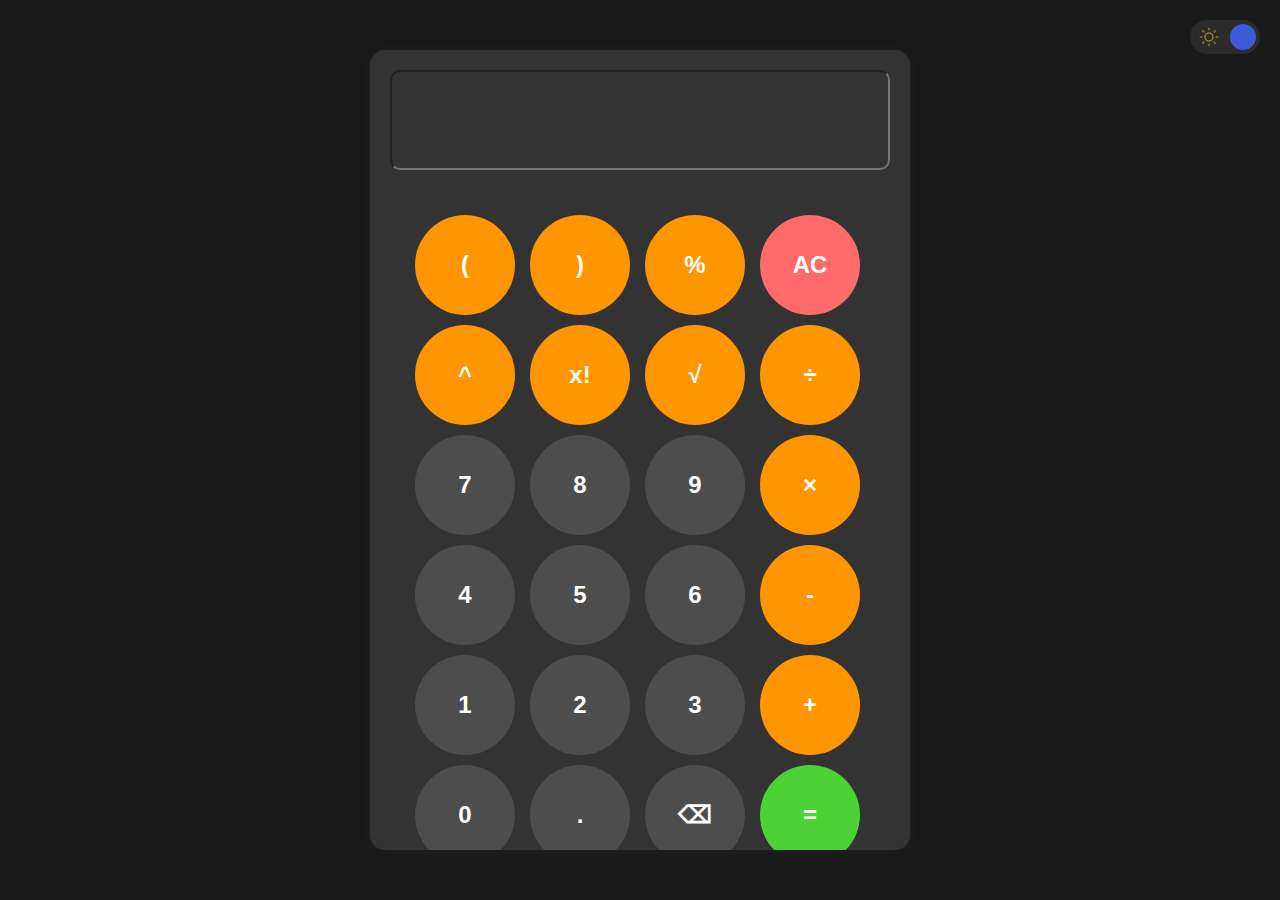
<file: Calculator-1/index.html>
<!DOCTYPE html>
<html lang="en">
  <head>
    <meta charset="UTF-8" />
    <meta name="viewport" content="width=device-width, initial-scale=1.0" />
    <title>Calculator-App</title>
    <link rel="stylesheet" href="style.css" />
  </head>
  <body>
    <div class="theme-switch-wrapper">
      <label class="theme-switch" for="checkbox">
        <input type="checkbox" id="checkbox" />
        <div class="slider round">
          <svg
            class="icon-sun"
            xmlns="http://www.w3.org/2000/svg"
            width="24"
            height="24"
            viewBox="0 0 24 24"
            fill="none"
            stroke="currentColor"
            stroke-width="2"
            stroke-linecap="round"
            stroke-linejoin="round"
          >
            <circle cx="12" cy="12" r="5"></circle>
            <line x1="12" y1="1" x2="12" y2="3"></line>
            <line x1="12" y1="21" x2="12" y2="23"></line>
            <line x1="4.22" y1="4.22" x2="5.64" y2="5.64"></line>
            <line x1="18.36" y1="18.36" x2="19.78" y2="19.78"></line>
            <line x1="1" y1="12" x2="3" y2="12"></line>
            <line x1="21" y1="12" x2="23" y2="12"></line>
            <line x1="4.22" y1="19.78" x2="5.64" y2="18.36"></line>
            <line x1="18.36" y1="5.64" x2="19.78" y2="4.22"></line>
          </svg>

          <svg
            class="icon-moon"
            xmlns="http://www.w3.org/2000/svg"
            width="24"
            height="24"
            viewBox="0 0 24 24"
            fill="none"
            stroke="currentColor"
            stroke-width="2"
            stroke-linecap="round"
            stroke-linejoin="round"
          >
            <path d="M21 12.79A9 9 0 1 1 11.21 3 7 7 0 0 0 21 12.79z"></path>
          </svg>
        </div>
      </label>
    </div>
    <div id="calculator-app">
      <input id="display" readonly />
      <div id="keys">
    <button onclick="appendToDisplay('(')" class="operator-btn">(</button>
    <button onclick="appendToDisplay(')')" class="operator-btn">)</button>
    <button onclick="appendToDisplay('%')" class="operator-btn">%</button>
    <button onclick="clearDisplay()" class="operator-btn" style="background-color: #ff6b6b;">AC</button>

    <button onclick="appendToDisplay('^')" class="operator-btn">^</button>
    <button onclick="appendToDisplay('!')" class="operator-btn">x!</button>
    <button onclick="appendToDisplay('√(')" class="operator-btn">√</button>
    <button onclick="appendToDisplay('/')" class="operator-btn">÷</button>

    <button onclick="appendToDisplay('7')">7</button>
    <button onclick="appendToDisplay('8')">8</button>
    <button onclick="appendToDisplay('9')">9</button>
    <button onclick="appendToDisplay('*')" class="operator-btn">×</button>

    <button onclick="appendToDisplay('4')">4</button>
    <button onclick="appendToDisplay('5')">5</button>
    <button onclick="appendToDisplay('6')">6</button>
    <button onclick="appendToDisplay('-')" class="operator-btn">-</button>

    <button onclick="appendToDisplay('1')">1</button>
    <button onclick="appendToDisplay('2')">2</button>
    <button onclick="appendToDisplay('3')">3</button>
    <button onclick="appendToDisplay('+')" class="operator-btn">+</button>

    <button onclick="appendToDisplay('0')">0</button>
    <button onclick="appendToDisplay('.')">.</button>
    <button onclick="deleteLast()">⌫</button>
    <button onclick="calculate()" class="operator-btn" style="background-color: #4cd137;">=</button>
    </div>
      </div>
    </div>

    <script src="app.js" defer></script>
  </body>
</html>
</file>
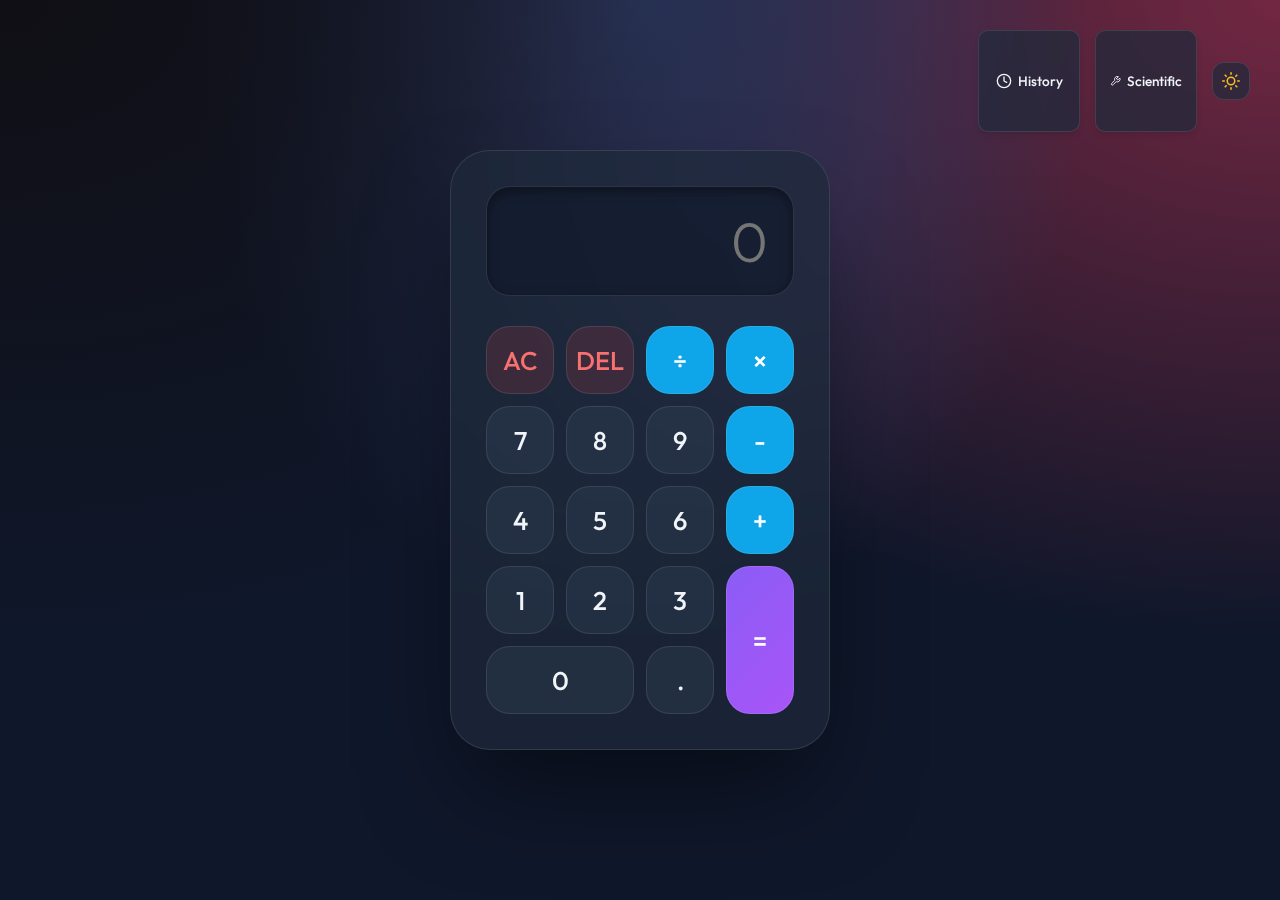
<file: Calculator-2/index.html>
<!DOCTYPE html>
<html lang="en">

<head>
    <meta charset="UTF-8">
    <meta name="viewport" content="width=device-width, initial-scale=1.0">
    <title>Calculator App</title>
    <link rel="stylesheet" href="style.css">
</head>

<body>

    <div class="controls">
        <button id="history-toggle" onclick="toggleHistory()">
            <svg xmlns="http://www.w3.org/2000/svg" width="20" height="20" viewBox="0 0 24 24" fill="none"
                stroke="currentColor" stroke-width="2" stroke-linecap="round" stroke-linejoin="round">
                <circle cx="12" cy="12" r="10"></circle>
                <polyline points="12 6 12 12 16 14"></polyline>
            </svg>
            History
        </button>
        <button id="sci-toggle" onclick="toggleScientificMode()">
            <svg xmlns="http://www.w3.org/2000/svg" width="20" height="20" viewBox="0 0 24 24" fill="none"
                stroke="currentColor" stroke-width="2" stroke-linecap="round" stroke-linejoin="round">
                <path
                    d="M14.7 6.3a1 1 0 0 0 0 1.4l1.6 1.6a1 1 0 0 0 1.4 0l3.77-3.77a6 6 0 0 1-7.94 7.94l-6.91 6.91a2.12 2.12 0 0 1-3-3l6.91-6.91a6 6 0 0 1 7.94-7.94l-3.76 3.76z">
                </path>
            </svg>
            Scientific
        </button>
        <div class="theme-switch-wrapper">
            <label class="theme-switch" for="checkbox">
                <input type="checkbox" id="checkbox" />
                <div class="slider round">
                    <svg class="icon-sun" xmlns="http://www.w3.org/2000/svg" width="24" height="24" viewBox="0 0 24 24"
                        fill="none" stroke="currentColor" stroke-width="2" stroke-linecap="round"
                        stroke-linejoin="round">
                        <circle cx="12" cy="12" r="5"></circle>
                        <line x1="12" y1="1" x2="12" y2="3"></line>
                        <line x1="12" y1="21" x2="12" y2="23"></line>
                        <line x1="4.22" y1="4.22" x2="5.64" y2="5.64"></line>
                        <line x1="18.36" y1="18.36" x2="19.78" y2="19.78"></line>
                        <line x1="1" y1="12" x2="3" y2="12"></line>
                        <line x1="21" y1="12" x2="23" y2="12"></line>
                        <line x1="4.22" y1="19.78" x2="5.64" y2="18.36"></line>
                        <line x1="18.36" y1="5.64" x2="19.78" y2="4.22"></line>
                    </svg>
                    <svg class="icon-moon" xmlns="http://www.w3.org/2000/svg" width="24" height="24" viewBox="0 0 24 24"
                        fill="none" stroke="currentColor" stroke-width="2" stroke-linecap="round"
                        stroke-linejoin="round">
                        <path d="M21 12.79A9 9 0 1 1 11.21 3 7 7 0 0 0 21 12.79z"></path>
                    </svg>
                </div>
            </label>
        </div>
    </div>

    <div id="calculator-app">
        <input id="display" readonly placeholder="0" />

        <div id="history-panel">
            <div class="history-header">
                <h2>History</h2>
                <button onclick="clearHistory()" class="clear-hist-btn">Clear All</button>
            </div>
            <ul id="history-list">
                <!-- History items will be injected here -->
            </ul>
        </div>

        <div id="keys">
            <div id="science">
                <button onclick="appendToDisplay('sin(')" class="sci-btn">sin</button>
                <button onclick="appendToDisplay('cos(')" class="sci-btn">cos</button>
                <button onclick="appendToDisplay('tan(')" class="sci-btn">tan</button>
                <button onclick="appendToDisplay('log(')" class="sci-btn">log</button>
                <button onclick="appendToDisplay('ln(')" class="sci-btn">ln</button>
                <button onclick="appendToDisplay('^')" class="sci-btn">xʸ</button>
                <button onclick="appendToDisplay('√(')" class="sci-btn">√</button>
                <button onclick="appendToDisplay('!')" class="sci-btn">x!</button>
                <button onclick="appendToDisplay('(')" class="sci-btn">(</button>
                <button onclick="appendToDisplay(')')" class="sci-btn">)</button>
                <button onclick="appendToDisplay('π')" class="sci-btn">π</button>
                <button onclick="appendToDisplay('e')" class="sci-btn">e</button>
            </div>

            <div class="main-pad">
                <!-- Row 1 -->
                <button onclick="clearDisplay()" class="operator-btn">AC</button>
                <button onclick="deleteLast()" class="operator-btn">DEL</button>
                <button onclick="appendToDisplay('/')" class="operator-btn">÷</button>
                <button onclick="appendToDisplay('*')" class="operator-btn">×</button>

                <!-- Row 2 -->
                <button onclick="appendToDisplay('7')">7</button>
                <button onclick="appendToDisplay('8')">8</button>
                <button onclick="appendToDisplay('9')">9</button>
                <button onclick="appendToDisplay('-')" class="operator-btn">-</button>

                <!-- Row 3 -->
                <button onclick="appendToDisplay('4')">4</button>
                <button onclick="appendToDisplay('5')">5</button>
                <button onclick="appendToDisplay('6')">6</button>
                <button onclick="appendToDisplay('+')" class="operator-btn">+</button>

                <!-- Row 4 -->
                <button onclick="appendToDisplay('1')">1</button>
                <button onclick="appendToDisplay('2')">2</button>
                <button onclick="appendToDisplay('3')">3</button>
                <button onclick="calculate()" class="btn-equal">=</button>

                <!-- Row 5 -->
                <button onclick="appendToDisplay('0')" class="btn-zero">0</button>
                <button onclick="appendToDisplay('.')">.</button>
            </div>
        </div>
    </div>

    <script src="app.js"></script>
</body>

</html>
</file>
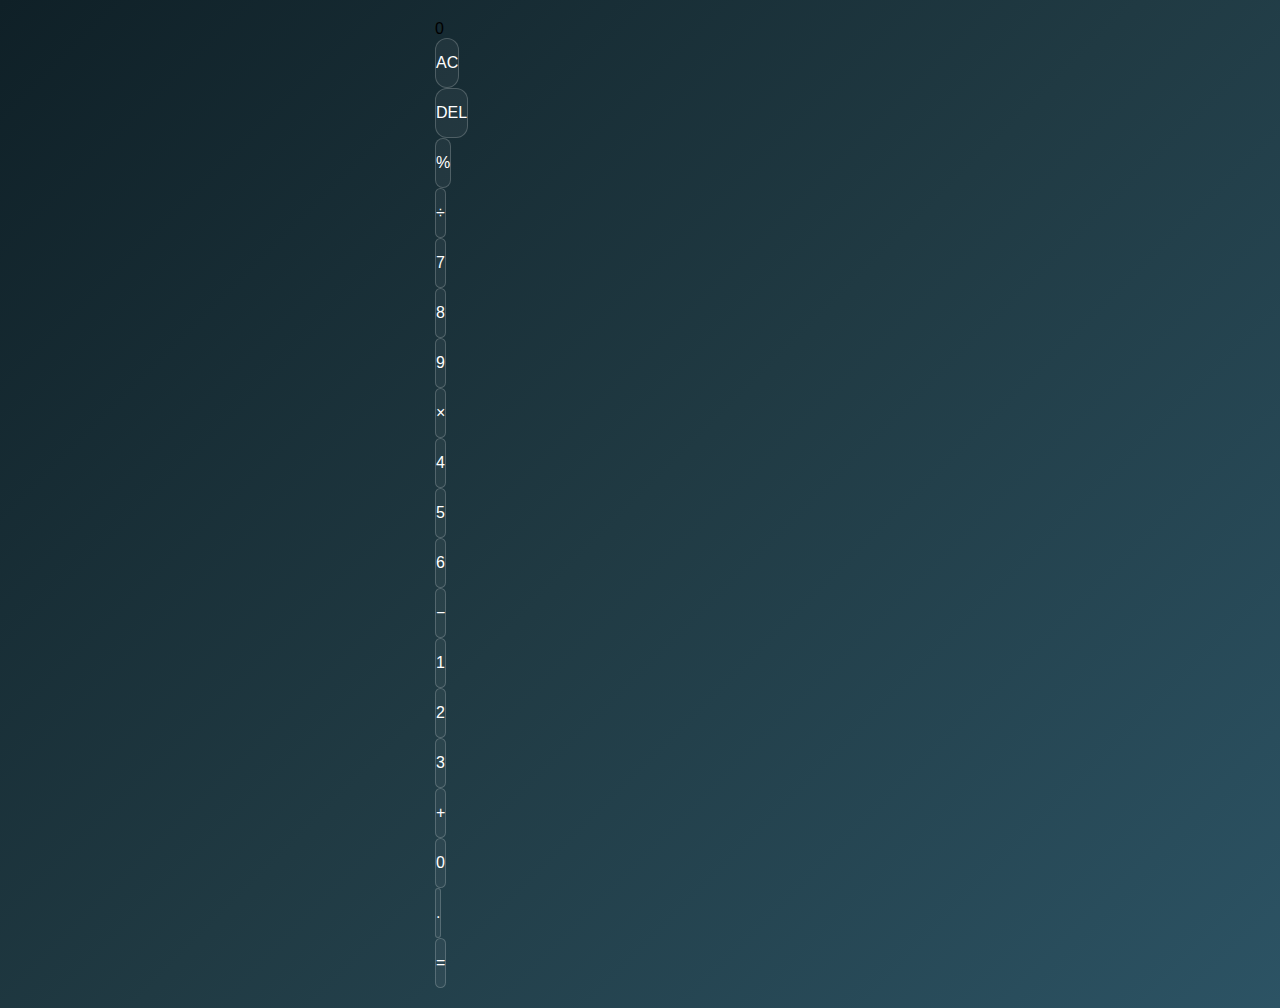
<file: Calculator-3/index.html>
<!DOCTYPE html>
<html lang="en">
<head>
    <meta charset="UTF-8">
    <meta name="viewport" content="width=device-width, initial-scale=1.0">
    <title>Premium Calculator | Calculator-3</title>
    <meta name="description" content="A premium, glassmorphic calculator with advanced logic and smooth animations.">
    <link rel="stylesheet" href="style.css">
    <link rel="preconnect" href="https://fonts.googleapis.com">
    <link rel="preconnect" href="https://fonts.gstatic.com" crossorigin>
    <link href="https://fonts.googleapis.com/css2?family=Outfit:wght@300;400;600&display=swap" rel="stylesheet">
</head>
<body>
    <div class="background">
        <div class="circle circle-1"></div>
        <div class="circle circle-2"></div>
    </div>

    <main class="calculator-container">
        <div class="calculator">
            <div class="display">
                <div class="previous-operand" id="previous-operand"></div>
                <div class="current-operand" id="current-operand">0</div>
            </div>
            <div class="buttons">
                <button class="btn btn-operator" data-action="clear">AC</button>
                <button class="btn btn-operator" data-action="delete">DEL</button>
                <button class="btn btn-operator" data-action="percent">%</button>
                <button class="btn btn-operator accent" data-action="divide">÷</button>
                
                <button class="btn btn-number" data-value="7">7</button>
                <button class="btn btn-number" data-value="8">8</button>
                <button class="btn btn-number" data-value="9">9</button>
                <button class="btn btn-operator accent" data-action="multiply">×</button>
                
                <button class="btn btn-number" data-value="4">4</button>
                <button class="btn btn-number" data-value="5">5</button>
                <button class="btn btn-number" data-value="6">6</button>
                <button class="btn btn-operator accent" data-action="subtract">−</button>
                
                <button class="btn btn-number" data-value="1">1</button>
                <button class="btn btn-number" data-value="2">2</button>
                <button class="btn btn-number" data-value="3">3</button>
                <button class="btn btn-operator accent" data-action="add">+</button>
                
                <button class="btn btn-number span-two" data-value="0">0</button>
                <button class="btn btn-number" data-value=".">.</button>
                <button class="btn btn-operator equal" data-action="calculate">=</button>
            </div>
        </div>
    </main>

    <script src="script.js"></script>
</body>
</html>
</file>
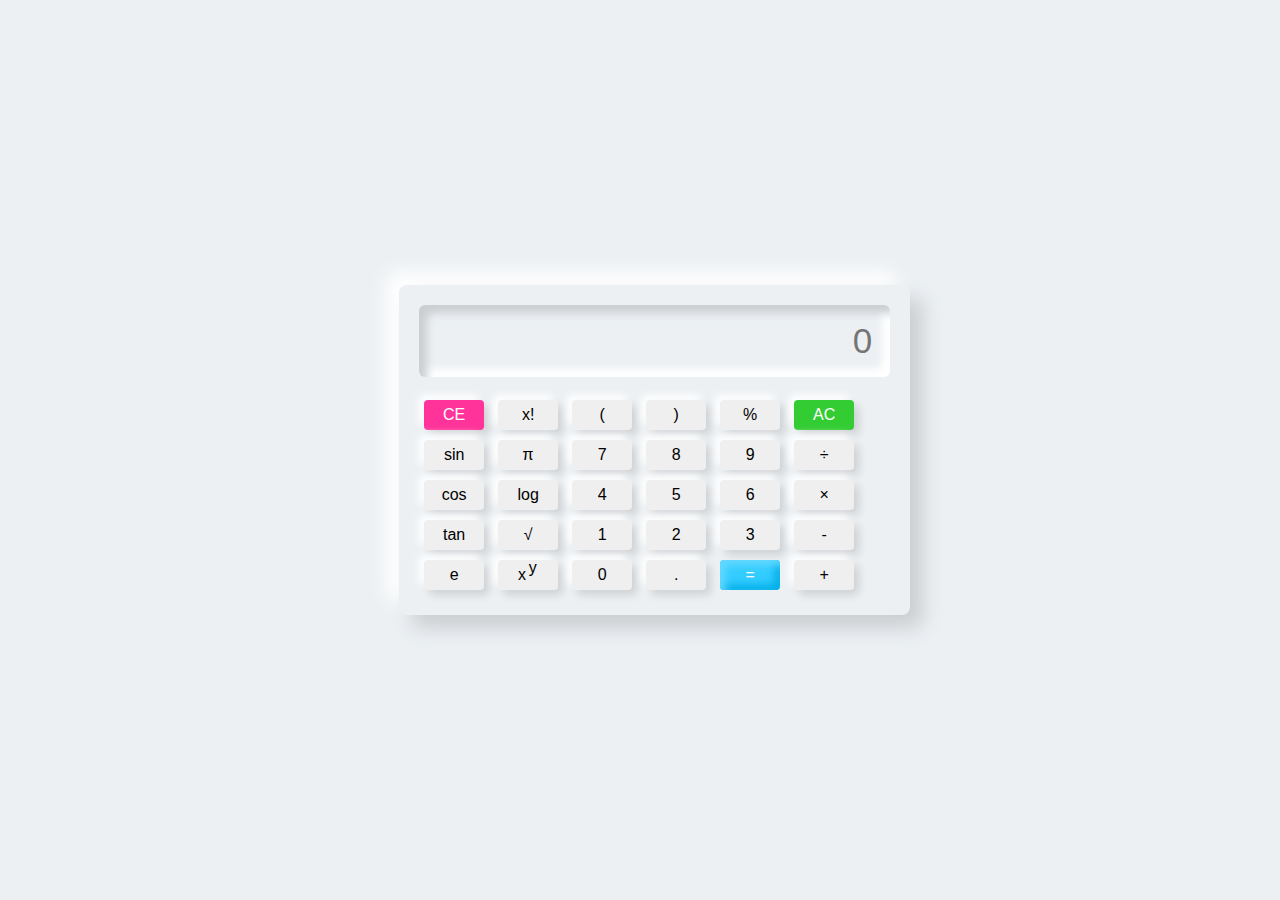
<file: Calculator/index.html>
<!DOCTYPE html>
<html lang="en">

<head>
    <meta charset="UTF-8">
    <meta name="viewport" content="width=device-width, initial-scale=1.0">
    <title>Nemorphism calci</title>
    <link rel="stylesheet" type="text/css"
        href="https://stackpath.bootstrapcdn.com/font-awesome/4.7.0/css/font-awesome.min.css">
</head>
<style>
    body {
        padding: 0;
        margin: 0;
        display: flex;
        justify-content: center;
        align-items: center;
        min-height: 100vh;
        user-select: none;
        background: #ecf0f3;
    }

    .container {
        margin-left: 1.8em;
        padding: 20px;
        border-radius: 8px;
        box-shadow: 13px 13px 20px #cbced1,
            -13px -13px 20px #ffffff;
    }

    .content {
        width: 100%;
        margin-top: 1.7em;
        display: flex;
        justify-content: center;
        align-items: center;
        flex-direction: column;
    }

    .row button {
        width: 60px;
        height: 30px;
        font-size: 16px;
        border: none;
        outline: none;
        margin: 5px;
        border-radius: 4px;
        transition: .1s;
        box-shadow: 5px 5px 8px #00000020,
            -5px -5px 8px #ffff;
    }

    .row button:hover {
        box-shadow: inset 5px 5px 8px rgba(16, 16, 16, .1),
            inset -5px -5px 8px #fff;
        background: #fff;
    }

    .display #screen {
        margin-bottom: .5em;
        width: auto;
        height: 70px;
        font-size: 35px;
        outline: none;
        border: none;
        text-align: right;
        padding-right: .5em;
        background: #ecf0f3;
        border-radius: 6px;
        box-shadow: inset 8px 8px 8px #cbced1,
            inset -8px -8px 8px #ffffff;
    }

    #eval {
        background: #33ccff;
        color: #fff;
        box-shadow: inset 5px 5px 8px #66d9ff,
            inset -5px -5px 8px #00ace6;
    }

    #eval:hover {
        box-shadow: inset 5px 5px 8px #00ace6,
            inset -5px -5px 8px #00ace6;
    }

    #ac {
        background: #33cc33;
        color: #fff;
    }

    #ac:hover {
        box-shadow: inset 5px 5px 8px #2eb82e,
            inset -5px -5px 8px #33cc33;
    }

    #ce {
        background: #ff3399;
        color: #fff;
    }

    #ce:hover {
        box-shadow: inset 5px 5px 8px #e60073,
            inset -5px -5px 8px #ff3399;
    }
</style>

<body>

    <div class="container">
        <div class="display">
            <input id="screen" type="text" placeholder="0">
        </div>

        <div class="btns">
            <div class="row">
                <button id="ce" onclick="backspc()">CE</button>
                <button onclick="fact()">x!</button>
                <button class="btn">(</button>
                <button class="btn">)</button>
                <button class="btn">%</button>
                <button id="ac" onclick="screen.value=''">AC</button>
            </div>

            <div class="row">
                <button onclick="sin()">sin</button>
                <button onclick="pi()">π</button>
                <button class="btn">7</button>
                <button class="btn">8</button>
                <button class="btn">9</button>
                <button class="btn">÷</button>
            </div>

            <div class="row">
                <button onclick="cos()">cos</button>
                <button onclick="log()">log</button>
                <button class="btn">4</button>
                <button class="btn">5</button>
                <button class="btn">6</button>
                <button class="btn">×</button>
            </div>

            <div class="row">
                <button onclick="tan()">tan</button>
                <button onclick="sqrt()">√</button>
                <button class="btn">1</button>
                <button class="btn">2</button>
                <button class="btn">3</button>
                <button class="btn">-</button>
            </div>

            <div class="row">
                <button onclick="e()">e</button>
                <button onclick="pow()">x <span style="position: relative; bottom: .4em; right: .1em;">y</span>
                </button>
                <button class="btn">0</button>
                <button class="btn">.</button>
                <button id="eval" onclick="screen.value=eval(screen.value)">=</button>
                <button class="btn">+</button>
            </div>
        </div>
    </div>
</body>
<script>
    var screen = document.querySelector('#screen');
    var btn = document.querySelectorAll('.btn');

    /*============ For getting the value of btn, Here we use for loop ============*/
    for (item of btn) {
        item.addEventListener('click', (e) => {
            btntext = e.target.innerText;

            if (btntext == '×') {
                btntext = '*';
            }

            if (btntext == '÷') {
                btntext = '/';
            }
            screen.value += btntext;
        });
    }

    function sin() {
        screen.value = Math.sin(screen.value);
    }

    function cos() {
        screen.value = Math.cos(screen.value);
    }

    function tan() {
        screen.value = Math.tan(screen.value);
    }

    function pow() {
        screen.value = Math.pow(screen.value, 2);
    }

    function sqrt() {
        screen.value = Math.sqrt(screen.value, 2);
    }

    function log() {
        screen.value = Math.log(screen.value);
    }

    function pi() {
        screen.value = 3.14159265359;
    }

    function e() {
        screen.value = 2.71828182846;
    }

    function fact() {
        var i, num, f;
        f = 1
        num = screen.value;
        for (i = 1; i <= num; i++) {
            f = f * i;
        }

        i = i - 1;

        screen.value = f;
    }

    function backspc() {
        screen.value = screen.value.substr(0, screen.value.length - 1);
    }
</script>

</html>
</file>
<file: Calculator-1/style.css>
body {
  background-color: hsl(0, 0%, 10%);
  display: flex;
  flex-direction: column;
  justify-content: center;
  align-items: center;
  height: 100vh;
  margin: 0;
  transition: background-color 0.3s ease;
}

body.light-mode {
  background-color: hsl(0, 0%, 95%);
}

#theme-toggle {
  position: absolute;
  top: 20px;
  right: 20px;
  padding: 10px 20px;
  background-color: hsl(35, 100%, 50%);
  color: white;
  border: none;
  border-radius: 20px;
  cursor: pointer;
  font-size: 1rem;
  font-weight: bold;
  transition: background-color 0.3s ease;
  width: auto;
  height: auto;
}

#theme-toggle:hover {
  background-color: hsl(35, 100%, 60%);
}

body.light-mode #theme-toggle {
  background-color: hsl(220, 20%, 40%);
}

body.light-mode #theme-toggle:hover {
  background-color: hsl(220, 20%, 50%);
}
#calculator-app {
  max-width: 500px;
  margin: 50px auto;
  padding: 20px;
  background-color: hsl(0, 0%, 20%);
  border-radius: 15px;
  box-shadow: 0 0 10px hsla(0, 0%, 15%, 0.5);
  font-family: Arial, sans-serif;
  overflow: hidden;
  transition: background-color 0.3s ease, box-shadow 0.3s ease;
}

body.light-mode #calculator-app {
  background-color: hsl(0, 0%, 95%);
  box-shadow: 0 0 10px hsla(0, 0%, 50%, 0.3);
}
#display {
  width: 100%;
  height: 100px;
  background-color: hsl(0, 0%, 20%);
  color: wheat;
  font-size: 5rem;
  text-align: left;
  padding: 20px;
  box-sizing: border-box;
  border-radius: 10px;
  overflow-x: auto;
  transition: background-color 0.3s ease, color 0.3s ease;
}

body.light-mode #display {
  background-color: hsl(0, 0%, 90%);
  color: hsl(0, 0%, 20%);
}

#keys {
  display: grid;
  /* Create 4 equal columns */
  grid-template-columns: repeat(4, 1fr);
  gap: 10px;
  padding: 25px;
  margin-top: 20px;
}

button {
  width: 100px;
  height: 100px;
  border-radius: 100px;
  border: none;
  background-color: hsl(0, 0%, 30%);
  color: white;
  font-size: 1.5rem;
  font-weight: bold;
  cursor: pointer;
  transition: background-color 0.3s ease;
}

button:hover {
  background-color: hsl(30, 0%, 40%);
}
button:active {
  background-color: hsl(30, 0%, 50%);
}

body.light-mode button {
  background-color: hsl(0, 0%, 80%);
  color: hsl(0, 0%, 20%);
}

body.light-mode button:hover {
  background-color: hsl(0, 0%, 70%);
}

body.light-mode button:active {
  background-color: hsl(0, 0%, 60%);
}

.operator-btn {
  background-color: hsl(35, 100%, 50%);
}
.operator-btn:hover {
  background-color: hsl(35, 100%, 60%);
}
.operator-btn:active {
  background-color: hsl(35, 100%, 70%);
}

body.light-mode .operator-btn {
  background-color: hsl(35, 100%, 50%);
}

body.light-mode .operator-btn:hover {
  background-color: hsl(35, 100%, 45%);
}

body.light-mode .operator-btn:active {
  background-color: hsl(35, 100%, 40%);
}
/* --- TOGGLE SWITCH STYLES --- */
.theme-switch-wrapper {
  position: absolute;
  top: 20px;
  right: 20px;
  display: flex;
  align-items: center;
}

.theme-switch {
  display: inline-block;
  height: 34px;
  position: relative;
  width: 70px;
}

.theme-switch input {
  display: none; /* Hide default checkbox */
}

.slider {
  background-color: #ccc;
  bottom: 0;
  cursor: pointer;
  left: 0;
  position: absolute;
  right: 0;
  top: 0;
  transition: 0.4s;
  border-radius: 34px;
  display: flex;
  align-items: center;
  justify-content: space-between;
  padding: 0 5px;
}

/* The "Ball" that moves */
.slider:before {
  background-color: white;
  bottom: 4px;
  content: "";
  height: 26px;
  left: 4px;
  position: absolute;
  transition: 0.4s;
  width: 26px;
  border-radius: 50%;
  z-index: 2; /* Ensure ball is on top */
}

/* Default State (Light Mode / Unchecked) */
.slider {
  background-color: #3b5bdb; /* Blue background */
}

.icon-sun {
  color: #f1c40f; /* Yellow Sun */
  z-index: 1;
  transform: scale(0.8);
  margin-left: 2px;
  transition: 0.3s;
}

.icon-moon {
  color: white;
  z-index: 1;
  transform: scale(0.8);
  margin-right: 2px;
  opacity: 0.5; /* Dimmed when inactive */
  transition: 0.3s;
}

/* Checked State (Dark Mode) */
input:checked + .slider {
  background-color: #2b2b2b; /* Dark background */
}

input:checked + .slider:before {
  transform: translateX(36px); /* Move ball to right */
  background-color: #3b5bdb; /* Ball becomes blue in dark mode */
}

/* Toggle Icon Visibility */
input:checked + .slider .icon-sun {
  opacity: 0.5;
}

input:checked + .slider .icon-moon {
  opacity: 1;
  color: white;
}
</file>
<file: Calculator-2/style.css>
@import url('https://fonts.googleapis.com/css2?family=Outfit:wght@300;400;600&display=swap');

:root {
    --bg-dark: #0f172a;
    --bg-light: #f8fafc;
    --card-bg-dark: rgba(30, 41, 59, 0.7);
    --card-bg-light: rgba(255, 255, 255, 0.8);
    --accent-primary: #8b5cf6;
    --accent-secondary: #0ea5e9;
    --text-dark: #f1f5f9;
    --text-light: #1e293b;
    --btn-bg-dark: rgba(51, 65, 85, 0.4);
    --btn-bg-light: rgba(226, 232, 240, 0.8);
    --glass-border: rgba(255, 255, 255, 0.1);
    --shadow-neon: 0 0 20px rgba(139, 92, 246, 0.4);
    --transition: all 0.3s cubic-bezier(0.4, 0, 0.2, 1);
}

* {
    box-sizing: border-box;
    margin: 0;
    padding: 0;
    font-family: 'Outfit', sans-serif;
}

body {
    min-height: 100vh;
    display: flex;
    justify-content: center;
    align-items: center;
    background-color: var(--bg-dark);
    background-image: 
        radial-gradient(at 0% 0%, hsla(253,16%,7%,1) 0, transparent 50%), 
        radial-gradient(at 50% 0%, hsla(225,39%,30%,1) 0, transparent 50%), 
        radial-gradient(at 100% 0%, hsla(339,49%,30%,1) 0, transparent 50%);
    transition: var(--transition);
    overflow: hidden;
}

body.light-mode {
    background-color: var(--bg-light);
    background-image: 
        radial-gradient(at 0% 0%, hsla(210, 40%, 95%, 1) 0, transparent 50%), 
        radial-gradient(at 50% 0%, hsla(210, 40%, 90%, 1) 0, transparent 50%);
}

/* --- CONTROLS --- */
.controls {
    position: fixed;
    top: 30px;
    right: 30px;
    display: flex;
    gap: 15px;
    align-items: center;
    z-index: 100;
}

#sci-toggle, #history-toggle {
    background: var(--card-bg-dark);
    backdrop-filter: blur(10px);
    border: 1px solid var(--glass-border);
    color: var(--text-dark);
    padding: 8px 14px;
    border-radius: 10px;
    font-weight: 500;
    font-size: 0.85rem;
    cursor: pointer;
    transition: var(--transition);
    box-shadow: 0 4px 6px -1px rgba(0, 0, 0, 0.1);
    display: flex;
    align-items: center;
    gap: 6px;
}

#sci-toggle svg, #history-toggle svg {
    width: 16px;
    height: 16px;
}


body.light-mode #sci-toggle, 
body.light-mode #history-toggle {
    background: var(--card-bg-light);
    color: var(--text-light);
    border: 1px solid rgba(0,0,0,0.05);
}

#sci-toggle:hover, #history-toggle:hover {
    transform: translateY(-2px);
    box-shadow: var(--shadow-neon);
}

#sci-toggle.active, #history-toggle.active {
    background: var(--accent-primary);
    color: white;
}

/* --- THEME SWITCH --- */
.theme-switch-wrapper {
    display: flex;
    align-items: center;
}

.theme-switch {
    display: inline-block;
    height: 38px;
    position: relative;
    width: 38px;
}


.theme-switch input { display: none; }

.slider {
    background-color: var(--card-bg-dark);
    backdrop-filter: blur(10px);
    border: 1px solid var(--glass-border);
    bottom: 0;
    cursor: pointer;
    left: 0;
    position: absolute;
    right: 0;
    top: 0;
    transition: .4s;
    border-radius: 12px;
    display: flex;
    align-items: center;
    justify-content: center;
}

.slider svg {
    position: absolute;
    transition: 0.5s cubic-bezier(0.4, 0, 0.2, 1);
    stroke: #94a3b8;
}

.icon-sun { opacity: 0; transform: rotate(-90deg) scale(0); }
.icon-moon { opacity: 1; transform: rotate(0) scale(1); }

input:checked + .slider .icon-sun { opacity: 1; transform: rotate(0) scale(1); stroke: #fbbf24; }
input:checked + .slider .icon-moon { opacity: 0; transform: rotate(90deg) scale(0); }

/* Remove the old circular ball */
.slider:before { display: none; }

.icon-sun, .icon-moon { 
    width: 18px; 
    height: 18px; 
    z-index: 1; 
    stroke: #94a3b8; 
}

/* --- CALCULATOR CONTAINER --- */
#calculator-app {
    position: relative;
    background: var(--card-bg-dark);
    backdrop-filter: blur(25px);
    border: 1px solid var(--glass-border);
    border-radius: 40px;
    padding: 35px;
    box-shadow: 0 50px 100px -20px rgba(0, 0, 0, 0.5);
    width: 380px;
    max-width: 95vw;
    transition: width 0.4s cubic-bezier(0.175, 0.885, 0.32, 1.275);
}

body.light-mode #calculator-app {
    background: var(--card-bg-light);
    border: 1px solid rgba(255, 255, 255, 0.5);
    box-shadow: 0 50px 100px -20px rgba(0, 0, 0, 0.1);
}

#calculator-app.expanded {
    width: 700px;
}

/* --- DISPLAY --- */
#display {
    width: 100%;
    height: 110px;
    background: rgba(15, 23, 42, 0.6);
    border: 1px solid var(--glass-border);
    border-radius: 24px;
    color: white;
    font-size: 3.5rem;
    font-weight: 300;
    text-align: right;
    padding: 25px;
    margin-bottom: 30px;
    outline: none;
    box-shadow: inset 0 4px 12px rgba(0,0,0,0.4);
    display: flex;
    align-items: center;
    justify-content: flex-end;
}

body.light-mode #display {
    background: rgba(241, 245, 249, 0.9);
    color: var(--text-light);
    box-shadow: inset 0 4px 12px rgba(0,0,0,0.05);
}

/* --- KEYS GRID --- */
#keys {
    display: grid;
    grid-template-columns: 1fr;
    gap: 25px;
    transition: all 0.4s ease;
}

#calculator-app.expanded #keys {
    grid-template-columns: 0.8fr 1fr;
}

#science {
    display: none;
    grid-template-columns: repeat(3, 1fr);
    grid-template-rows: repeat(4, 1fr);
    gap: 12px;
    animation: slideIn 0.4s ease-out;
}

#calculator-app.expanded #science {
    display: grid;
}

.main-pad {
    flex: 1;
    display: grid;
    grid-template-columns: repeat(4, 1fr);
    gap: 12px;
}

.btn-zero {
    grid-column: span 2;
    aspect-ratio: unset !important;
    height: 100%;
}

.btn-equal {
    grid-row: span 2;
    aspect-ratio: unset !important;
    height: 100%;
    background: linear-gradient(135deg, var(--accent-primary), #a855f7) !important;
    color: white !important;
}

/* --- BUTTON STYLES --- */
button {
    width: 100%;
    aspect-ratio: 1/1;
    border-radius: 24px;
    border: 1px solid var(--glass-border);
    background: var(--btn-bg-dark);
    color: var(--text-dark);
    font-size: 1.6rem;
    font-weight: 500;
    cursor: pointer;
    transition: var(--transition);
    display: flex;
    justify-content: center;
    align-items: center;
    position: relative;
    overflow: hidden;
}

button::before {
    content: '';
    position: absolute;
    top: 0;
    left: -100%;
    width: 100%;
    height: 100%;
    background: linear-gradient(
        120deg,
        transparent,
        rgba(255, 255, 255, 0.1),
        transparent
    );
    transition: 0.5s;
}

button:hover::before {
    left: 100%;
}

body.light-mode button {
    background: var(--btn-bg-light);
    color: var(--text-light);
    border: 1px solid rgba(0,0,0,0.05);
}

button:hover {
    background: var(--accent-primary);
    color: white;
    transform: translateY(-4px);
    box-shadow: 0 10px 20px -5px rgba(139, 92, 246, 0.5);
}

button:active {
    transform: translateY(-1px) scale(0.98);
}

.sci-btn {
    font-size: 1.1rem;
    background: rgba(255,255,255,0.02);
    border-radius: 18px;
    height: 55px;
    aspect-ratio: unset;
}

.operator-btn {
    background: var(--accent-secondary);
    color: white;
}

/* Special styling for AC and DEL buttons (first two in the grid) */
.main-pad button:nth-child(1),
.main-pad button:nth-child(2) {
    background: rgba(239, 68, 68, 0.15);
    color: #f87171;
}

.main-pad button:nth-child(1):hover,
.main-pad button:nth-child(2):hover {
    background: #ef4444;
    color: white;
}


/* --- HISTORY PANEL --- */
#history-panel {
    display: none;
    position: absolute;
    top: 0;
    left: 0;
    right: 0;
    bottom: 0;
    background: rgba(15, 23, 42, 0.95);
    backdrop-filter: blur(30px);
    border-radius: 40px;
    z-index: 50;
    padding: 35px;
    flex-direction: column;
    animation: fadeIn 0.3s ease-out;
}

body.light-mode #history-panel {
    background: rgba(255, 255, 255, 0.95);
}

#calculator-app.history-mode #history-panel {
    display: flex;
}

.history-header {
    display: flex;
    justify-content: space-between;
    align-items: center;
    padding-bottom: 20px;
    border-bottom: 1px solid var(--glass-border);
    margin-bottom: 20px;
    color: var(--text-dark);
}

body.light-mode .history-header {
    color: var(--text-light);
}

.clear-hist-btn {
    aspect-ratio: unset;
    height: 40px;
    width: auto;
    padding: 0 20px;
    font-size: 0.9rem;
    background: rgba(239, 68, 68, 0.2);
    color: #f87171;
}

#history-list {
    flex: 1;
    overflow-y: auto;
    padding-right: 10px;
}

.history-item {
    padding: 20px;
    background: rgba(255,255,255,0.03);
    border: 1px solid var(--glass-border);
    border-radius: 16px;
    margin-bottom: 12px;
    cursor: pointer;
    transition: var(--transition);
}

body.light-mode .history-item {
    background: rgba(0,0,0,0.02);
}

.history-item:hover {
    background: rgba(255,255,255,0.08);
    transform: translateX(8px);
    border-color: var(--accent-primary);
}

.hist-expr { font-size: 0.95rem; color: #94a3b8; }
.hist-res { font-size: 1.6rem; font-weight: 600; color: white; display: block; margin-top: 5px; }

body.light-mode .hist-res { color: var(--text-light); }

@keyframes slideIn {
    from { opacity: 0; transform: translateX(-30px); }
    to { opacity: 1; transform: translateX(0); }
}

@keyframes fadeIn {
    from { opacity: 0; transform: scale(0.98); }
    to { opacity: 1; transform: scale(1); }
}

/* Support for the new structure in HTML */
.keys-container {
    display: flex;
    flex-direction: column;
    gap: 20px;
}
</file>
<file: Calculator-3/style.css>
:root {
    --glass-bg: rgba(255, 255, 255, 0.1);
    --glass-border: rgba(255, 255, 255, 0.2);
    --text-primary: #ffffff;
    --accent-color: #00d2ff;
    --accent-gradient: linear-gradient(135deg, #00d2ff 0%, #3a7bd5 100%);
    --bg-gradient: linear-gradient(135deg, #0f2027 0%, #203a43 50%, #2c5364 100%);
}

* {
    margin: 0;
    padding: 0;
    box-sizing: border-box;
    font-family: 'Poppins', sans-serif;
}

body {
    min-height: 100vh;
    display: flex;
    justify-content: center;
    align-items: center;
    background: var(--bg-gradient);
    overflow: hidden;
    position: relative;
}

/* Background Blobs for depth */
.background-blobs {
    position: absolute;
    width: 100%;
    height: 100%;
    z-index: 0;
}

.blob {
    position: absolute;
    border-radius: 50%;
    filter: blur(80px);
    opacity: 0.6;
    animation: blob-float 10s infinite alternate ease-in-out;
}

.blob-1 {
    width: 300px;
    height: 300px;
    background: #00d2ff;
    top: 10%;
    left: 15%;
}

.blob-2 {
    width: 400px;
    height: 400px;
    background: #9d50bb;
    bottom: 10%;
    right: 15%;
    animation-delay: -3s;
}

.blob-3 {
    width: 250px;
    height: 250px;
    background: #6e48aa;
    top: 50%;
    left: 50%;
    transform: translate(-50%, -50%);
    animation-delay: -6s;
}

@keyframes blob-float {
    from { transform: translate(0, 0) scale(1); }
    to { transform: translate(50px, 50px) scale(1.1); }
}

.calculator-container {
    position: relative;
    z-index: 1;
    width: 100%;
    max-width: 450px;
    padding: 20px;
}

.calculator-glass {
    background: var(--glass-bg);
    backdrop-filter: blur(20px);
    -webkit-backdrop-filter: blur(20px);
    border: 1px solid var(--glass-border);
    border-radius: 30px;
    padding: 30px;
    box-shadow: 0 25px 50px -12px rgba(0, 0, 0, 0.5);
}

.display-section {
    margin-bottom: 25px;
}

#screen {
    width: 100%;
    height: 80px;
    background: rgba(0, 0, 0, 0.2);
    border: 1px solid var(--glass-border);
    border-radius: 15px;
    text-align: right;
    padding: 0 20px;
    font-size: 2.5rem;
    color: var(--text-primary);
    outline: none;
}

.keypad {
    display: flex;
    flex-direction: column;
    gap: 12px;
}

.row {
    display: grid;
    grid-template-columns: repeat(6, 1fr);
    gap: 10px;
}

button {
    height: 50px;
    border: 1px solid var(--glass-border);
    border-radius: 12px;
    background: rgba(255, 255, 255, 0.05);
    color: white;
    font-size: 1rem;
    cursor: pointer;
    transition: all 0.2s cubic-bezier(0.4, 0, 0.2, 1);
    display: flex;
    justify-content: center;
    align-items: center;
    user-select: none;
}

button:hover {
    background: rgba(255, 255, 255, 0.15);
    transform: translateY(-2px);
    box-shadow: 0 5px 15px rgba(0, 0, 0, 0.3);
}

button:active {
    transform: translateY(0);
}

.btn-num {
    background: rgba(255, 255, 255, 0.08);
}

.btn-op {
    background: rgba(255, 255, 255, 0.12);
    color: var(--accent-color);
    font-weight: 600;
}

.btn-func {
    background: rgba(255, 255, 255, 0.03);
    font-size: 0.85rem;
    color: #ffd700;
}

.btn-ac {
    background: rgba(255, 50, 50, 0.2);
    color: #ff5e5e;
}

.btn-clear {
    background: rgba(255, 165, 0, 0.2);
    color: #ffa500;
}

.btn-eval {
    background: var(--accent-gradient);
    grid-column: span 1;
    font-weight: bold;
    font-size: 1.5rem;
    border: none;
}

/* Responsive adjustments */
@media (max-width: 400px) {
    .calculator-glass {
        padding: 15px;
    }
    .row {
        gap: 6px;
    }
    button {
        height: 45px;
        font-size: 0.9rem;
    }
}
</file>
